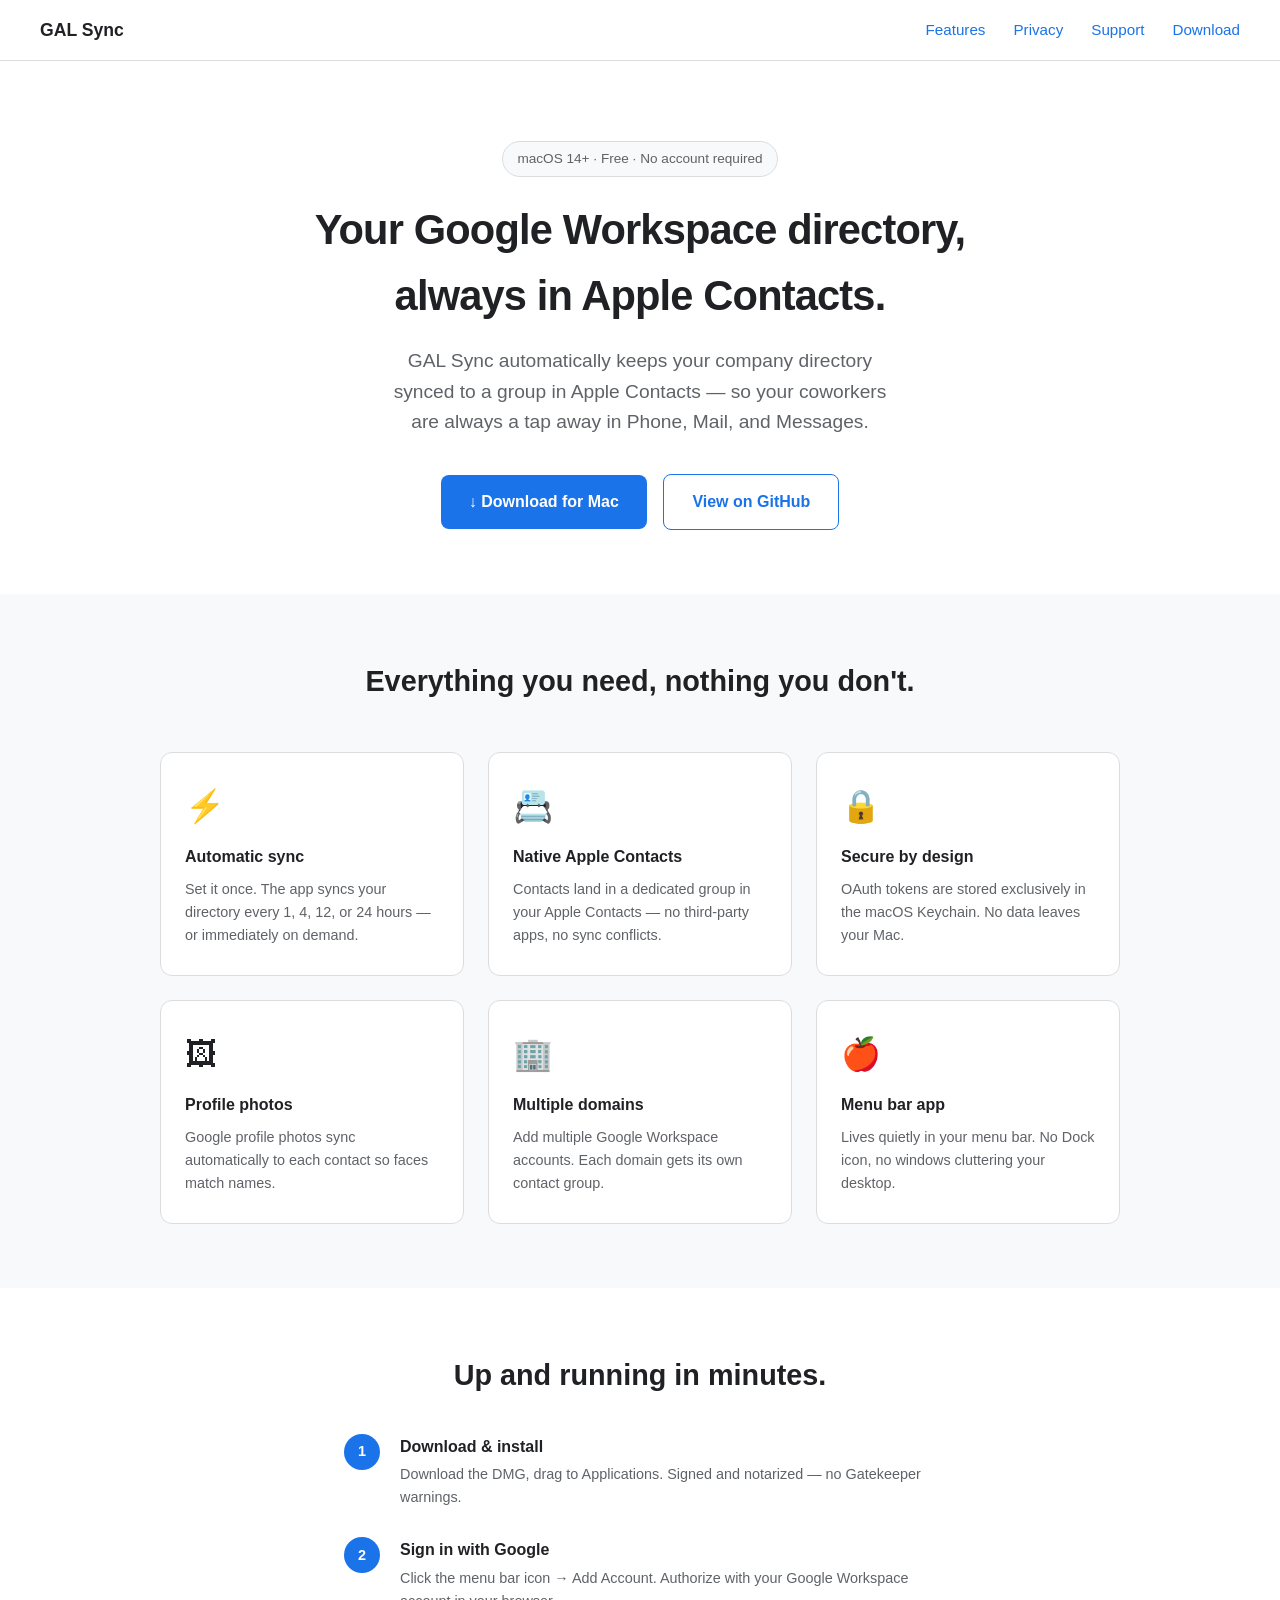
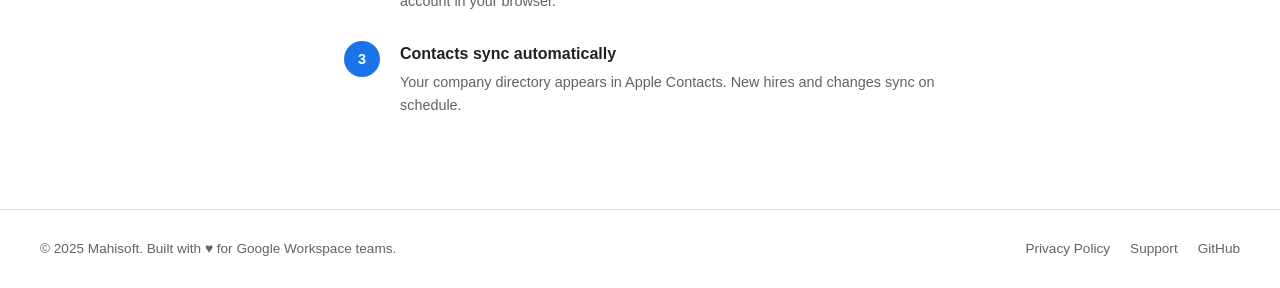
<file: docs/index.html>
<!DOCTYPE html>
<html lang="en">
<head>
  <meta charset="UTF-8">
  <meta name="viewport" content="width=device-width, initial-scale=1.0">
  <title>GAL Sync — Google Workspace Directory for Apple Contacts</title>
  <meta name="description" content="Automatically sync your Google Workspace directory to Apple Contacts. Free macOS menu bar app.">
  <link rel="stylesheet" href="style.css">
</head>
<body>

<nav>
  <span class="nav-logo">GAL Sync</span>
  <div class="nav-links">
    <a href="#features">Features</a>
    <a href="privacy.html">Privacy</a>
    <a href="support.html">Support</a>
    <a href="https://github.com/mahirick/Mahisoft-GAL-Sync/releases/latest">Download</a>
  </div>
</nav>

<section class="hero">
  <span class="badge">macOS 14+ · Free · No account required</span>
  <h1>Your Google Workspace directory,<br>always in Apple Contacts.</h1>
  <p>GAL Sync automatically keeps your company directory synced to a group in Apple Contacts — so your coworkers are always a tap away in Phone, Mail, and Messages.</p>
  <a class="btn" href="https://github.com/mahirick/Mahisoft-GAL-Sync/releases/latest">
    ↓ Download for Mac
  </a>
  <a class="btn btn-secondary" href="https://github.com/mahirick/Mahisoft-GAL-Sync">
    View on GitHub
  </a>
</section>

<section class="features" id="features">
  <div class="features-inner">
    <h2>Everything you need, nothing you don't.</h2>
    <div class="feature-grid">
      <div class="feature-card">
        <div class="icon">⚡️</div>
        <h3>Automatic sync</h3>
        <p>Set it once. The app syncs your directory every 1, 4, 12, or 24 hours — or immediately on demand.</p>
      </div>
      <div class="feature-card">
        <div class="icon">📇</div>
        <h3>Native Apple Contacts</h3>
        <p>Contacts land in a dedicated group in your Apple Contacts — no third-party apps, no sync conflicts.</p>
      </div>
      <div class="feature-card">
        <div class="icon">🔒</div>
        <h3>Secure by design</h3>
        <p>OAuth tokens are stored exclusively in the macOS Keychain. No data leaves your Mac.</p>
      </div>
      <div class="feature-card">
        <div class="icon">🖼</div>
        <h3>Profile photos</h3>
        <p>Google profile photos sync automatically to each contact so faces match names.</p>
      </div>
      <div class="feature-card">
        <div class="icon">🏢</div>
        <h3>Multiple domains</h3>
        <p>Add multiple Google Workspace accounts. Each domain gets its own contact group.</p>
      </div>
      <div class="feature-card">
        <div class="icon">🍎</div>
        <h3>Menu bar app</h3>
        <p>Lives quietly in your menu bar. No Dock icon, no windows cluttering your desktop.</p>
      </div>
    </div>
  </div>
</section>

<section class="steps">
  <h2>Up and running in minutes.</h2>
  <div class="step">
    <div class="step-num">1</div>
    <div class="step-text">
      <h3>Download &amp; install</h3>
      <p>Download the DMG, drag to Applications. Signed and notarized — no Gatekeeper warnings.</p>
    </div>
  </div>
  <div class="step">
    <div class="step-num">2</div>
    <div class="step-text">
      <h3>Sign in with Google</h3>
      <p>Click the menu bar icon → Add Account. Authorize with your Google Workspace account in your browser.</p>
    </div>
  </div>
  <div class="step">
    <div class="step-num">3</div>
    <div class="step-text">
      <h3>Contacts sync automatically</h3>
      <p>Your company directory appears in Apple Contacts. New hires and changes sync on schedule.</p>
    </div>
  </div>
</section>

<footer>
  <span>© 2025 Mahisoft. Built with ♥ for Google Workspace teams.</span>
  <div style="display:flex;gap:20px;">
    <a href="privacy.html">Privacy Policy</a>
    <a href="support.html">Support</a>
    <a href="https://github.com/mahirick/Mahisoft-GAL-Sync">GitHub</a>
  </div>
</footer>

</body>
</html>
</file>
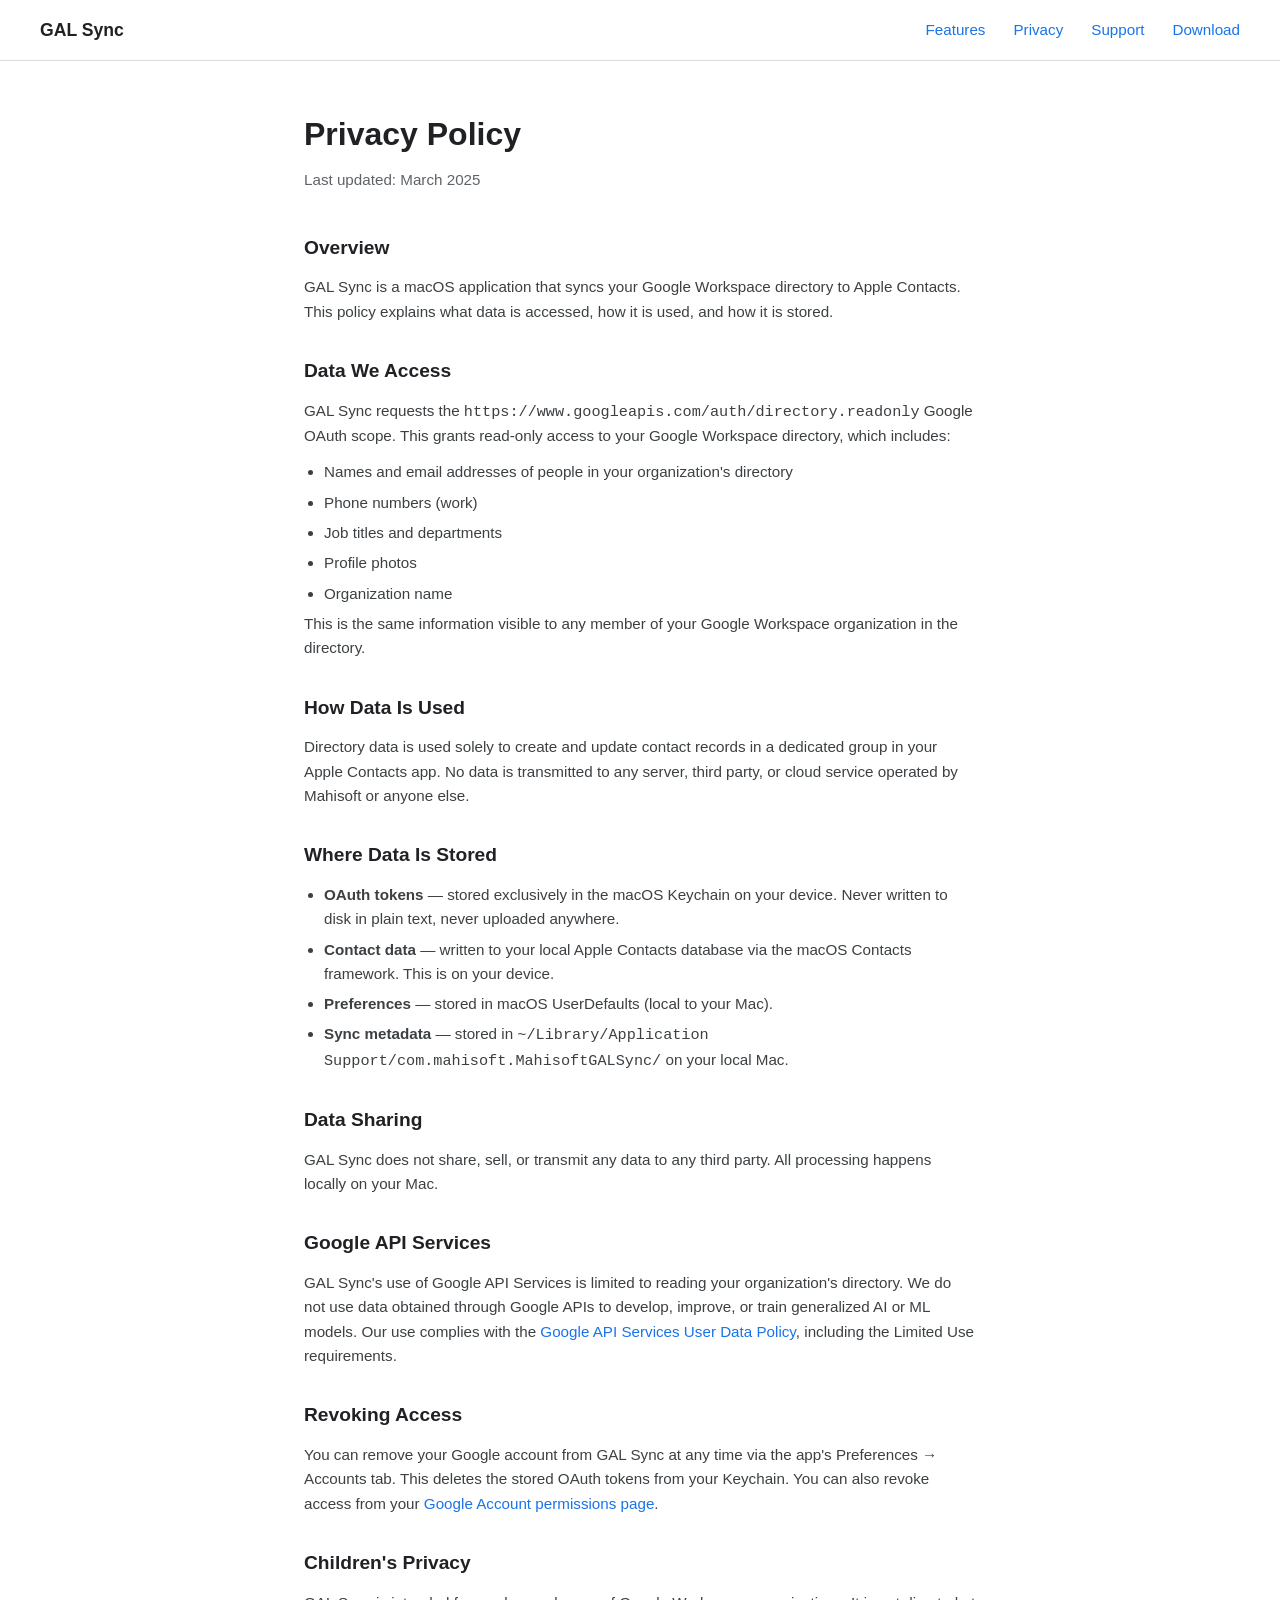
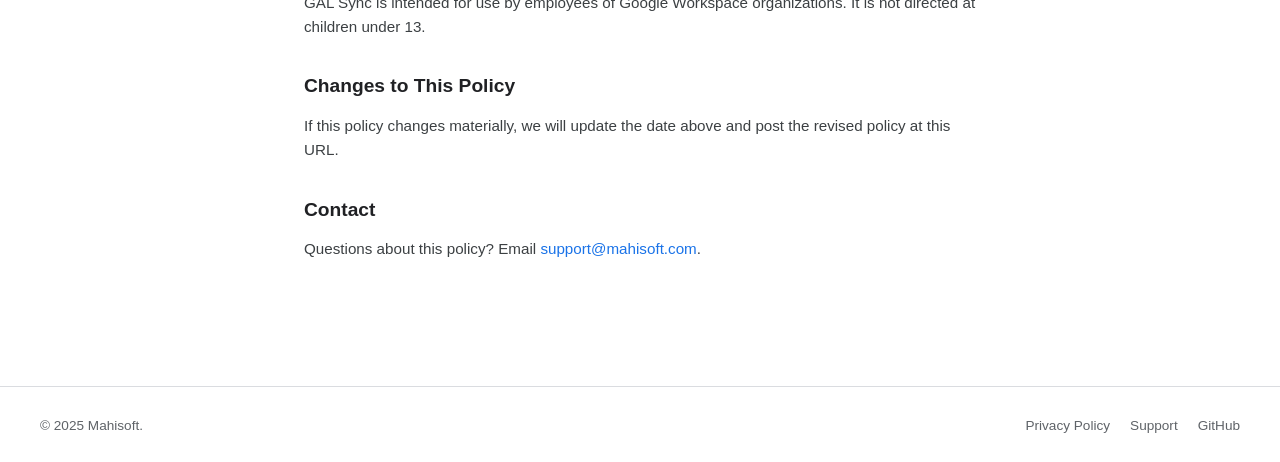
<file: docs/privacy.html>
<!DOCTYPE html>
<html lang="en">
<head>
  <meta charset="UTF-8">
  <meta name="viewport" content="width=device-width, initial-scale=1.0">
  <title>Privacy Policy — GAL Sync</title>
  <link rel="stylesheet" href="style.css">
</head>
<body>

<nav>
  <a class="nav-logo" href="index.html">GAL Sync</a>
  <div class="nav-links">
    <a href="index.html#features">Features</a>
    <a href="privacy.html">Privacy</a>
    <a href="support.html">Support</a>
    <a href="https://github.com/mahirick/Mahisoft-GAL-Sync/releases/latest">Download</a>
  </div>
</nav>

<div class="prose">
  <h1>Privacy Policy</h1>
  <p class="subtitle">Last updated: March 2025</p>

  <h2>Overview</h2>
  <p>GAL Sync is a macOS application that syncs your Google Workspace directory to Apple Contacts. This policy explains what data is accessed, how it is used, and how it is stored.</p>

  <h2>Data We Access</h2>
  <p>GAL Sync requests the <code>https://www.googleapis.com/auth/directory.readonly</code> Google OAuth scope. This grants read-only access to your Google Workspace directory, which includes:</p>
  <ul>
    <li>Names and email addresses of people in your organization's directory</li>
    <li>Phone numbers (work)</li>
    <li>Job titles and departments</li>
    <li>Profile photos</li>
    <li>Organization name</li>
  </ul>
  <p>This is the same information visible to any member of your Google Workspace organization in the directory.</p>

  <h2>How Data Is Used</h2>
  <p>Directory data is used solely to create and update contact records in a dedicated group in your Apple Contacts app. No data is transmitted to any server, third party, or cloud service operated by Mahisoft or anyone else.</p>

  <h2>Where Data Is Stored</h2>
  <ul>
    <li><strong>OAuth tokens</strong> — stored exclusively in the macOS Keychain on your device. Never written to disk in plain text, never uploaded anywhere.</li>
    <li><strong>Contact data</strong> — written to your local Apple Contacts database via the macOS Contacts framework. This is on your device.</li>
    <li><strong>Preferences</strong> — stored in macOS UserDefaults (local to your Mac).</li>
    <li><strong>Sync metadata</strong> — stored in <code>~/Library/Application Support/com.mahisoft.MahisoftGALSync/</code> on your local Mac.</li>
  </ul>

  <h2>Data Sharing</h2>
  <p>GAL Sync does not share, sell, or transmit any data to any third party. All processing happens locally on your Mac.</p>

  <h2>Google API Services</h2>
  <p>GAL Sync's use of Google API Services is limited to reading your organization's directory. We do not use data obtained through Google APIs to develop, improve, or train generalized AI or ML models. Our use complies with the <a href="https://developers.google.com/terms/api-services-user-data-policy">Google API Services User Data Policy</a>, including the Limited Use requirements.</p>

  <h2>Revoking Access</h2>
  <p>You can remove your Google account from GAL Sync at any time via the app's Preferences → Accounts tab. This deletes the stored OAuth tokens from your Keychain. You can also revoke access from your <a href="https://myaccount.google.com/permissions">Google Account permissions page</a>.</p>

  <h2>Children's Privacy</h2>
  <p>GAL Sync is intended for use by employees of Google Workspace organizations. It is not directed at children under 13.</p>

  <h2>Changes to This Policy</h2>
  <p>If this policy changes materially, we will update the date above and post the revised policy at this URL.</p>

  <h2>Contact</h2>
  <p>Questions about this policy? Email <a href="mailto:support@mahisoft.com">support@mahisoft.com</a>.</p>
</div>

<footer>
  <span>© 2025 Mahisoft.</span>
  <div style="display:flex;gap:20px;">
    <a href="privacy.html">Privacy Policy</a>
    <a href="support.html">Support</a>
    <a href="https://github.com/mahirick/Mahisoft-GAL-Sync">GitHub</a>
  </div>
</footer>

</body>
</html>
</file>
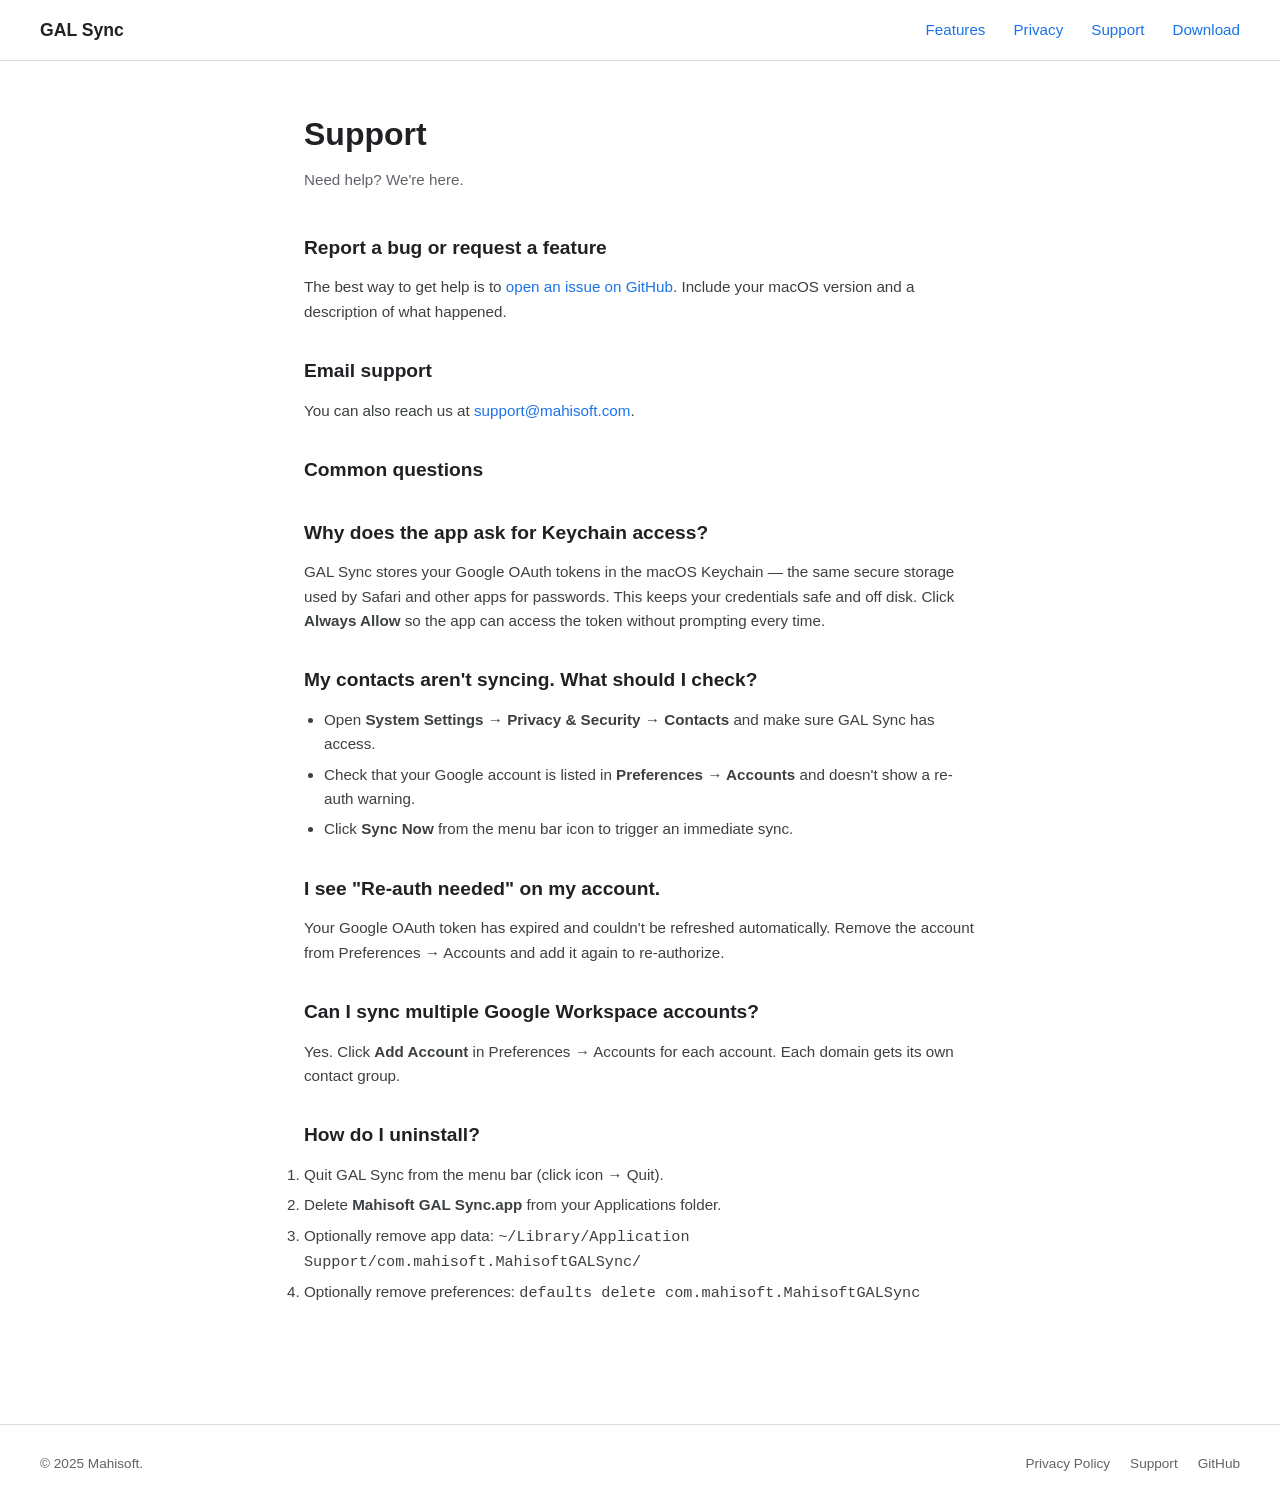
<file: docs/support.html>
<!DOCTYPE html>
<html lang="en">
<head>
  <meta charset="UTF-8">
  <meta name="viewport" content="width=device-width, initial-scale=1.0">
  <title>Support — GAL Sync</title>
  <link rel="stylesheet" href="style.css">
</head>
<body>

<nav>
  <a class="nav-logo" href="index.html">GAL Sync</a>
  <div class="nav-links">
    <a href="index.html#features">Features</a>
    <a href="privacy.html">Privacy</a>
    <a href="support.html">Support</a>
    <a href="https://github.com/mahirick/Mahisoft-GAL-Sync/releases/latest">Download</a>
  </div>
</nav>

<div class="prose">
  <h1>Support</h1>
  <p class="subtitle">Need help? We're here.</p>

  <h2>Report a bug or request a feature</h2>
  <p>The best way to get help is to <a href="https://github.com/mahirick/Mahisoft-GAL-Sync/issues">open an issue on GitHub</a>. Include your macOS version and a description of what happened.</p>

  <h2>Email support</h2>
  <p>You can also reach us at <a href="mailto:support@mahisoft.com">support@mahisoft.com</a>.</p>

  <h2>Common questions</h2>

  <h2>Why does the app ask for Keychain access?</h2>
  <p>GAL Sync stores your Google OAuth tokens in the macOS Keychain — the same secure storage used by Safari and other apps for passwords. This keeps your credentials safe and off disk. Click <strong>Always Allow</strong> so the app can access the token without prompting every time.</p>

  <h2>My contacts aren't syncing. What should I check?</h2>
  <ul>
    <li>Open <strong>System Settings → Privacy &amp; Security → Contacts</strong> and make sure GAL Sync has access.</li>
    <li>Check that your Google account is listed in <strong>Preferences → Accounts</strong> and doesn't show a re-auth warning.</li>
    <li>Click <strong>Sync Now</strong> from the menu bar icon to trigger an immediate sync.</li>
  </ul>

  <h2>I see "Re-auth needed" on my account.</h2>
  <p>Your Google OAuth token has expired and couldn't be refreshed automatically. Remove the account from Preferences → Accounts and add it again to re-authorize.</p>

  <h2>Can I sync multiple Google Workspace accounts?</h2>
  <p>Yes. Click <strong>Add Account</strong> in Preferences → Accounts for each account. Each domain gets its own contact group.</p>

  <h2>How do I uninstall?</h2>
  <ol>
    <li>Quit GAL Sync from the menu bar (click icon → Quit).</li>
    <li>Delete <strong>Mahisoft GAL Sync.app</strong> from your Applications folder.</li>
    <li>Optionally remove app data: <code>~/Library/Application Support/com.mahisoft.MahisoftGALSync/</code></li>
    <li>Optionally remove preferences: <code>defaults delete com.mahisoft.MahisoftGALSync</code></li>
  </ol>
</div>

<footer>
  <span>© 2025 Mahisoft.</span>
  <div style="display:flex;gap:20px;">
    <a href="privacy.html">Privacy Policy</a>
    <a href="support.html">Support</a>
    <a href="https://github.com/mahirick/Mahisoft-GAL-Sync">GitHub</a>
  </div>
</footer>

</body>
</html>
</file>
<file: docs/style.css>
*, *::before, *::after { box-sizing: border-box; margin: 0; padding: 0; }

:root {
  --blue: #1a73e8;
  --blue-dark: #1557b0;
  --text: #202124;
  --muted: #5f6368;
  --border: #dadce0;
  --bg: #fff;
  --bg-alt: #f8f9fa;
  --radius: 12px;
}

body {
  font-family: -apple-system, BlinkMacSystemFont, "Segoe UI", Roboto, sans-serif;
  color: var(--text);
  background: var(--bg);
  line-height: 1.6;
}

a { color: var(--blue); text-decoration: none; }
a:hover { text-decoration: underline; }

/* ── Nav ── */
nav {
  display: flex;
  align-items: center;
  justify-content: space-between;
  padding: 16px 40px;
  border-bottom: 1px solid var(--border);
  position: sticky;
  top: 0;
  background: var(--bg);
  z-index: 10;
}
.nav-logo { font-weight: 700; font-size: 1.1rem; color: var(--text); }
.nav-links { display: flex; gap: 28px; font-size: 0.95rem; }

/* ── Hero ── */
.hero {
  text-align: center;
  padding: 80px 24px 64px;
  max-width: 720px;
  margin: 0 auto;
}
.hero-icon {
  width: 96px;
  height: 96px;
  border-radius: 22px;
  margin: 0 auto 28px;
  display: block;
}
.hero h1 {
  font-size: 2.6rem;
  font-weight: 700;
  letter-spacing: -0.02em;
  margin-bottom: 16px;
}
.hero p {
  font-size: 1.2rem;
  color: var(--muted);
  margin-bottom: 36px;
  max-width: 520px;
  margin-left: auto;
  margin-right: auto;
}
.btn {
  display: inline-flex;
  align-items: center;
  gap: 8px;
  background: var(--blue);
  color: #fff;
  padding: 14px 28px;
  border-radius: 8px;
  font-weight: 600;
  font-size: 1rem;
  transition: background 0.15s;
}
.btn:hover { background: var(--blue-dark); text-decoration: none; }
.btn-secondary {
  background: var(--bg);
  color: var(--blue);
  border: 1.5px solid var(--blue);
  margin-left: 12px;
}
.btn-secondary:hover { background: #e8f0fe; }

.badge {
  display: inline-block;
  background: var(--bg-alt);
  border: 1px solid var(--border);
  border-radius: 20px;
  padding: 6px 14px;
  font-size: 0.85rem;
  color: var(--muted);
  margin-bottom: 20px;
}

/* ── Features ── */
.features {
  background: var(--bg-alt);
  padding: 64px 24px;
}
.features-inner {
  max-width: 960px;
  margin: 0 auto;
}
.features h2 {
  text-align: center;
  font-size: 1.8rem;
  margin-bottom: 48px;
}
.feature-grid {
  display: grid;
  grid-template-columns: repeat(auto-fit, minmax(240px, 1fr));
  gap: 24px;
}
.feature-card {
  background: var(--bg);
  border: 1px solid var(--border);
  border-radius: var(--radius);
  padding: 28px 24px;
}
.feature-card .icon { font-size: 2rem; margin-bottom: 12px; }
.feature-card h3 { font-size: 1rem; margin-bottom: 8px; }
.feature-card p { font-size: 0.9rem; color: var(--muted); }

/* ── Steps ── */
.steps {
  padding: 64px 24px;
  max-width: 640px;
  margin: 0 auto;
}
.steps h2 { font-size: 1.8rem; margin-bottom: 36px; text-align: center; }
.step { display: flex; gap: 20px; margin-bottom: 28px; align-items: flex-start; }
.step-num {
  flex-shrink: 0;
  width: 36px; height: 36px;
  background: var(--blue);
  color: #fff;
  border-radius: 50%;
  display: flex; align-items: center; justify-content: center;
  font-weight: 700; font-size: 0.9rem;
}
.step-text h3 { font-size: 1rem; margin-bottom: 4px; }
.step-text p { font-size: 0.9rem; color: var(--muted); }

/* ── Footer ── */
footer {
  border-top: 1px solid var(--border);
  padding: 28px 40px;
  display: flex;
  justify-content: space-between;
  align-items: center;
  font-size: 0.85rem;
  color: var(--muted);
  flex-wrap: wrap;
  gap: 12px;
}
footer a { color: var(--muted); }
footer a:hover { color: var(--blue); }

/* ── Prose (privacy/support) ── */
.prose {
  max-width: 720px;
  margin: 48px auto;
  padding: 0 24px 64px;
}
.prose h1 { font-size: 2rem; margin-bottom: 8px; }
.prose .subtitle { color: var(--muted); margin-bottom: 40px; font-size: 0.95rem; }
.prose h2 { font-size: 1.2rem; margin: 32px 0 12px; }
.prose p, .prose li { font-size: 0.95rem; color: #3c4043; margin-bottom: 12px; }
.prose ul { padding-left: 20px; }
.prose li { margin-bottom: 6px; }
</file>
